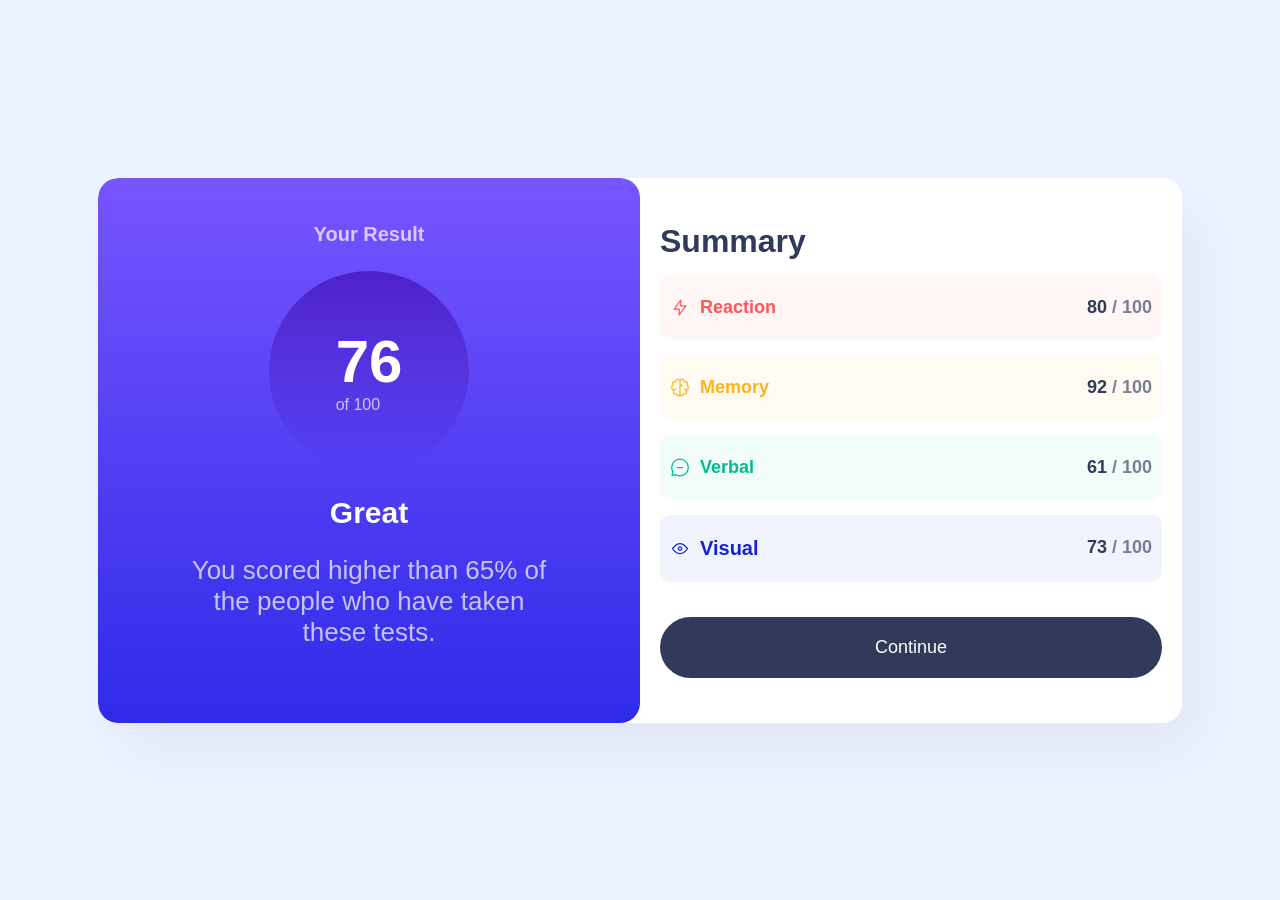
<file: day-one/Task1/index.html>
<!doctype html>
<html lang="en">
  <head>
    <meta charset="UTF-8" />
    <meta name="viewport" content="width=device-width, initial-scale=1.0" />
    <title>Results summary component</title>
    <link rel="stylesheet" href="style.css" />
  </head>
  <body>
    <main>
      <div class="summary-results">
        <div class="results">
          <h1>Your Result</h1>
          <div>
            <div class="rate">
              <div>
                <h2>76</h2>
                <span>of 100</span>
              </div>
            </div>
          </div>
          <h3>Great</h3>
          <p>
            You scored higher than 65% of the people who have taken these tests.
          </p>
        </div>
        <div class="summary">
          <h1>Summary</h1>
          <div class="sum-statist reaction">
            <div class="statist">
              <img src="images/icon-reaction.svg" alt="reaction" />
              <h4>Reaction</h4>
            </div>
            <h5>80 <span> / 100</span></h5>
          </div>
          <div class="sum-statist memory ">
            <div class="statist">
              <img src="images/icon-memory.svg" alt="memory" />
              <h4>Memory</h4>
            </div>
            <h5>92 <span> / 100</span></h5>
          </div>
          <div class="sum-statist verbal">
            <div class="statist">
              <img src="images/icon-verbal.svg" alt="verbal" />
              <h4>Verbal</h4>
            </div>
            <h5>61 <span> / 100</span></h5>
          </div>
          <div class="sum-statist visual">
            <div class="statist">
              <img src="images/icon-visual.svg" alt="visual" />
              <h4>Visual</h4>
            </div>
            <h5>73 <span> / 100</span></h5>
          </div>
          <button>Continue</button>
        </div>
      </div>
    </main>
  </body>
</html>
</file>
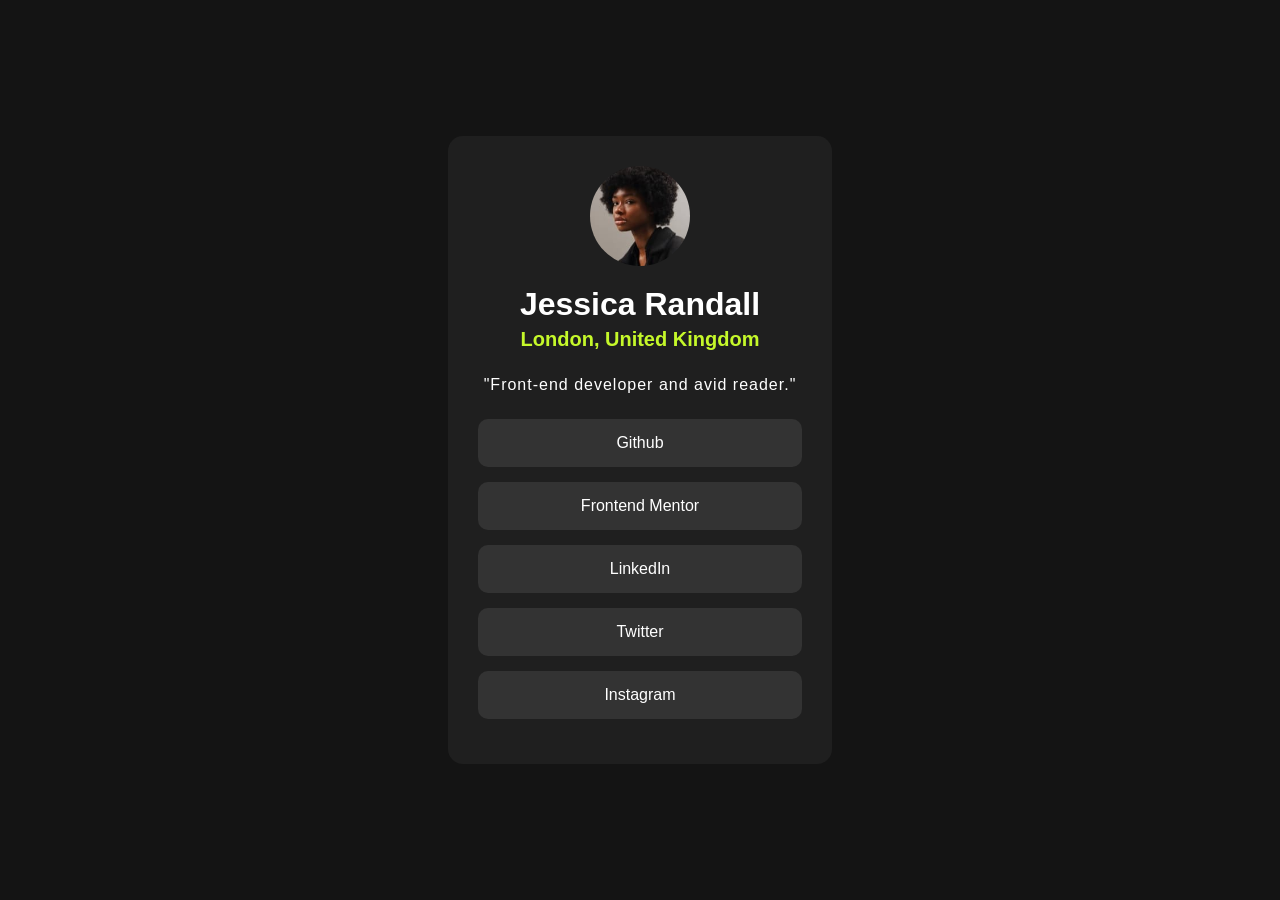
<file: day-one/Task2/index.html>
<!doctype html>
<html lang="en">
  <head>
    <meta charset="UTF-8" />
    <meta name="viewport" content="width=device-width, initial-scale=1.0" />
    <title>Social links profile</title>
    <link rel="stylesheet" href="style.css" />
  </head>
  <body>
    <main>
      <div class="profile">
        <div class="image">
          <img src="images/avatar-jessica.jpeg" alt="Person" />
        </div>
        <h1>Jessica Randall</h1>
        <h2>London, United Kingdom</h2>
        <p>"Front-end developer and avid reader."</p>
        <a href="">Github</a>
        <a href="">Frontend Mentor</a>
        <a href="">LinkedIn</a>
        <a href="">Twitter</a>
        <a href="">Instagram</a>
      </div>
    </main>
  </body>
</html>
</file>
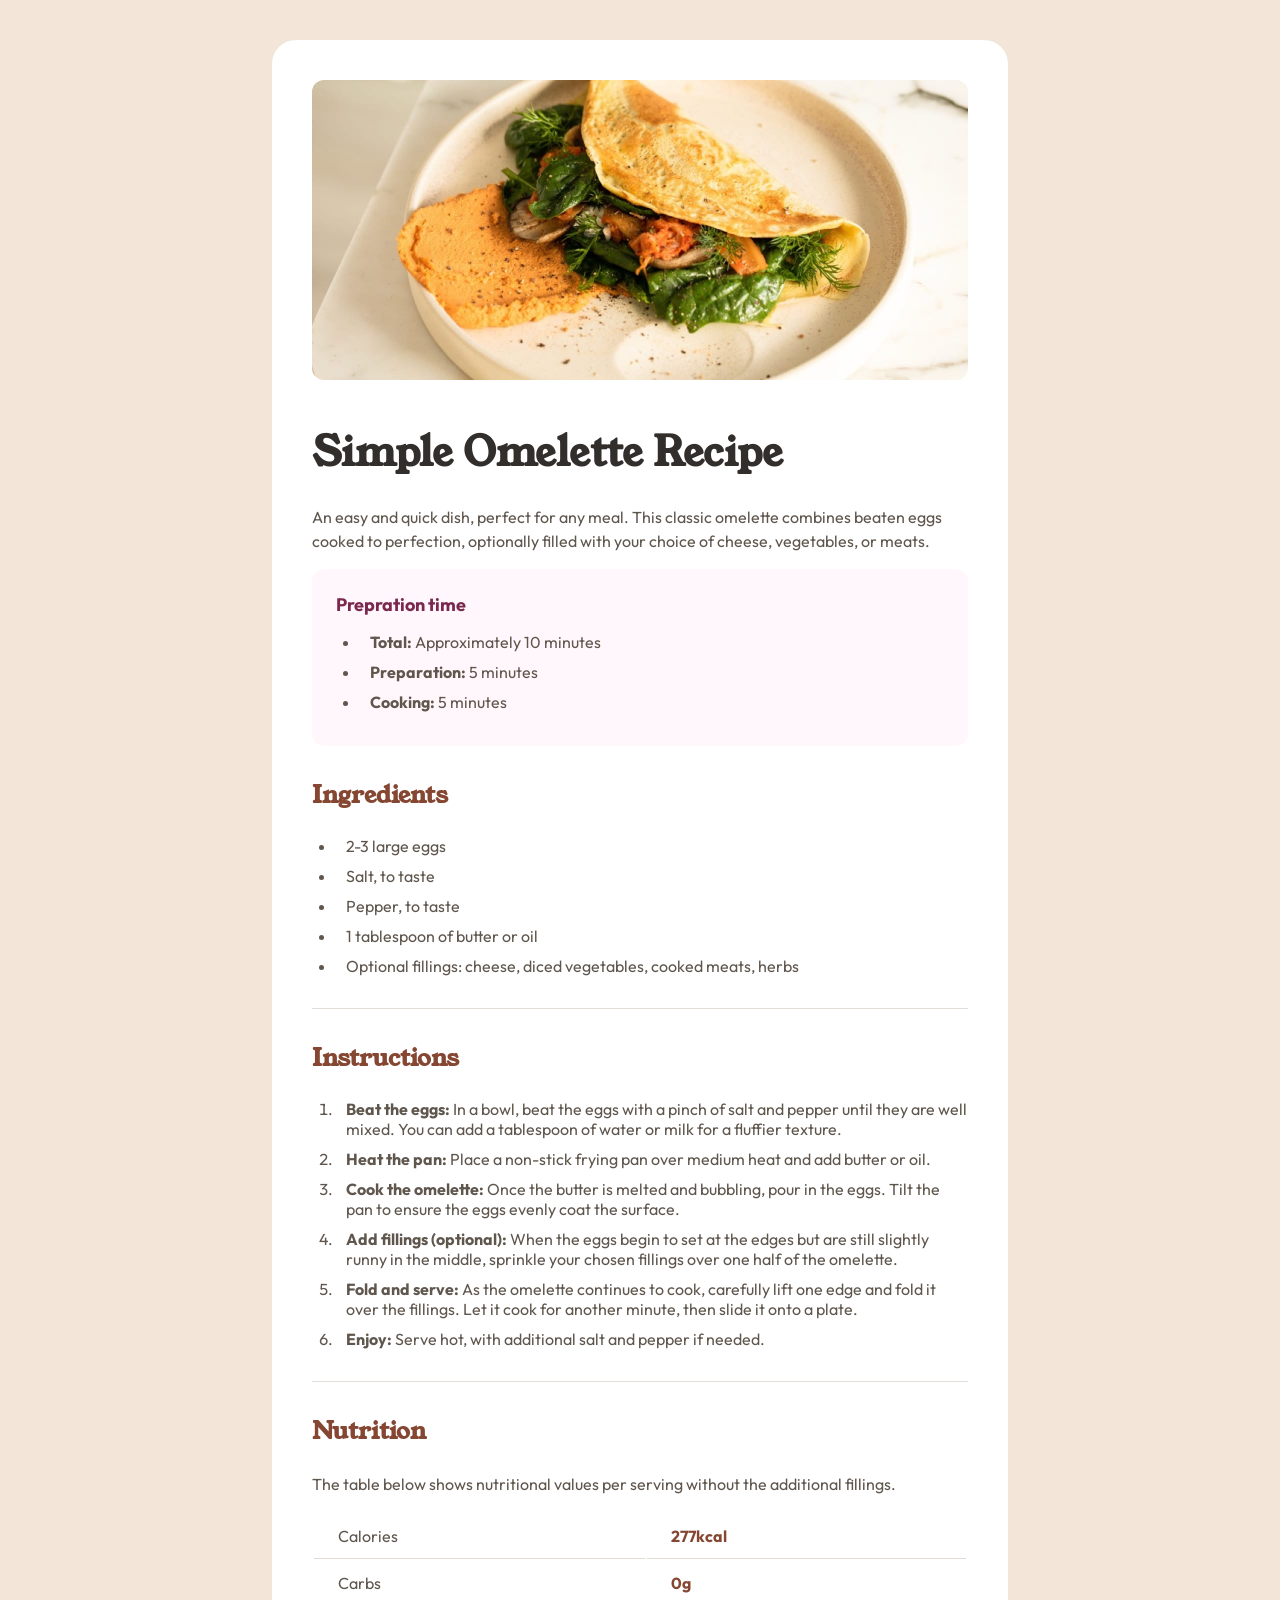
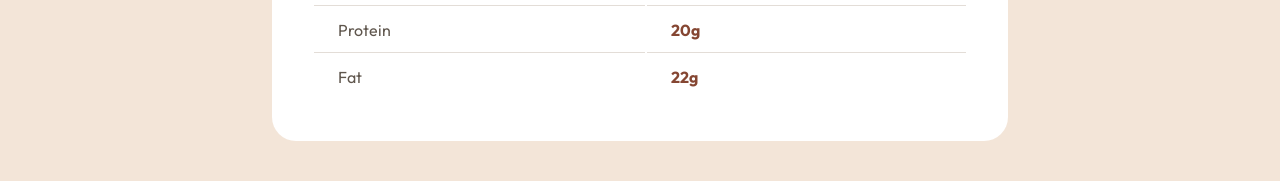
<file: day-two/task1/index.html>
<!doctype html>
<html lang="en">
  <head>
    <meta charset="UTF-8" />
    <meta name="viewport" content="width=device-width, initial-scale=1.0" />
    <link rel="preconnect" href="https://fonts.googleapis.com" />
    <link rel="preconnect" href="https://fonts.gstatic.com" crossorigin />
    <link
      href="https://fonts.googleapis.com/css2?family=Outfit:wght@400;600;700&family=Young+Serif&display=swap"
      rel="stylesheet"
    />
    <link rel="stylesheet" href="style.css" />
    <title>Recipe page</title>
  </head>
  <body>
    <main>
      <div class="recipe">
        <img src="images/image-omelette.jpeg" alt="omelette" />
        <div class="content-recipe">
          <h1>Simple Omelette Recipe</h1>
          <p>
            An easy and quick dish, perfect for any meal. This classic omelette
            combines beaten eggs cooked to perfection, optionally filled with
            your choice of cheese, vegetables, or meats.
          </p>
          <section class="prep-time">
            <h2>Prepration time</h2>
            <ul>
              <li><strong>Total:</strong> Approximately 10 minutes</li>
              <li><strong>Preparation:</strong> 5 minutes</li>
              <li><strong>Cooking:</strong> 5 minutes</li>
            </ul>
          </section>
          <section class="ingredients">
            <h3>Ingredients</h3>
            <ul>
              <li>2-3 large eggs</li>
              <li>Salt, to taste</li>
              <li>Pepper, to taste</li>
              <li>1 tablespoon of butter or oil</li>
              <li>
                Optional fillings: cheese, diced vegetables, cooked meats, herbs
              </li>
            </ul>
          </section>
          <hr />
          <section class="instructions">
            <h3>Instructions</h3>
            <ol>
              <li>
                <strong>Beat the eggs:</strong> In a bowl, beat the eggs with a
                pinch of salt and pepper until they are well mixed. You can add
                a tablespoon of water or milk for a fluffier texture.
              </li>
              <li>
                <strong>Heat the pan:</strong> Place a non-stick frying pan over
                medium heat and add butter or oil.
              </li>
              <li>
                <strong>Cook the omelette:</strong> Once the butter is melted
                and bubbling, pour in the eggs. Tilt the pan to ensure the eggs
                evenly coat the surface.
              </li>
              <li>
                <strong>Add fillings (optional):</strong> When the eggs begin to
                set at the edges but are still slightly runny in the middle,
                sprinkle your chosen fillings over one half of the omelette.
              </li>
              <li>
                <strong>Fold and serve:</strong> As the omelette continues to
                cook, carefully lift one edge and fold it over the fillings. Let
                it cook for another minute, then slide it onto a plate.
              </li>
              <li>
                <strong>Enjoy:</strong> Serve hot, with additional salt and
                pepper if needed.
              </li>
            </ol>
          </section>
          <hr />
          <section class="nutrition">
            <h3>Nutrition</h3>
            <p>
              The table below shows nutritional values per serving without the
              additional fillings.
            </p>
            <table>
              <tr>
                <td>Calories</td>
                <td class="value">277kcal</td>
              </tr>
              <tr>
                <td>Carbs</td>
                <td class="value">0g</td>
              </tr>
              <tr>
                <td>Protein</td>
                <td class="value">20g</td>
              </tr>
              <tr>
                <td>Fat</td>
                <td class="value">22g</td>
              </tr>
            </table>
          </section>
        </div>
      </div>
    </main>
  </body>
</html>
</file>
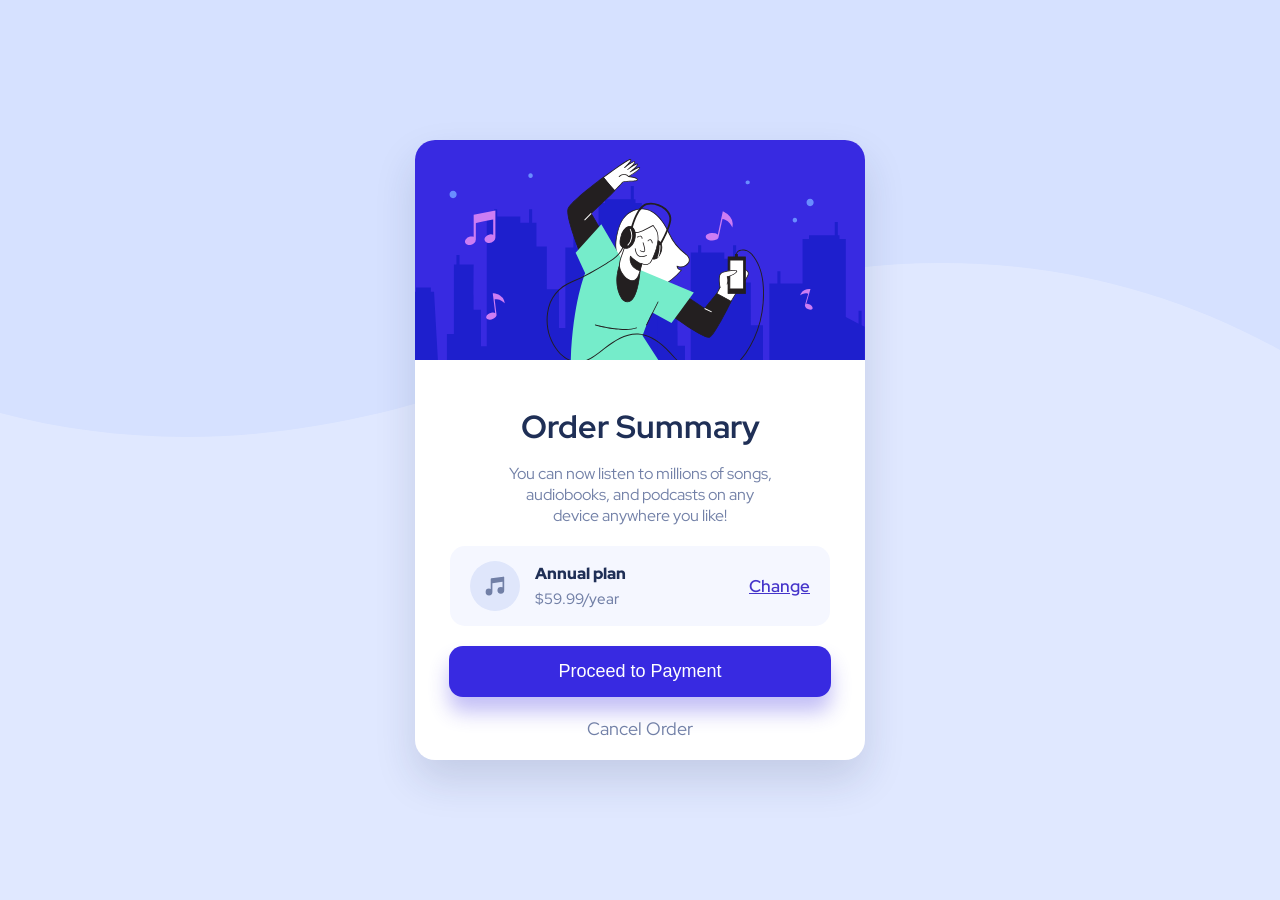
<file: day-two/task2/index.html>
<!doctype html>
<html lang="en">
  <head>
    <meta charset="UTF-8" />
    <meta name="viewport" content="width=device-width, initial-scale=1.0" />
    <title>Order summary component</title>
    <link
      href="https://fonts.googleapis.com/css2?family=Red+Hat+Display:wght@500;700;900&display=swap"
      rel="stylesheet"
    />
    <link rel="stylesheet" href="style.css" />
  </head>
  <body>
    <main>
      <img src="images/pattern-background-desktop.svg" alt="" />
      <div class="order-summary">
        <div>
          <img
            src="images/illustration-hero.svg"
            alt="illustration"
            class="illust"
          />
          <h1>Order Summary</h1>
          <p>
            You can now listen to millions of songs, audiobooks, and podcasts on
            any device anywhere you like!
          </p>
          <div class="mini-card">
            <div class="d-flex">
              <img src="images/icon-music.svg" alt="icon-music" />
              <div>
                <h2>Annual plan</h2>
                <h3>$59.99/year</h3>
              </div>
            </div>
            <a href="">Change</a>
          </div>
          <button class="payment">Proceed to Payment</button>
          <button class="cancel">Cancel Order</button>
        </div>
      </div>
    </main>
  </body>
</html>
</file>
<file: day-one/Task1/style.css>
@import url("https://fonts.googleapis.com/css2?family=Google+Sans:ital,opsz,wght@0,17..18,400..700;1,17..18,400..700&family=Hanken+Grotesk:ital,wght@0,100..900;1,100..900&family=Inter:ital,opsz,wght@0,14..32,100..900;1,14..32,100..900&display=swap");
* {
  margin: 0;
  padding: 0;
  box-sizing: border-box;
}
body{
  font-family: "Google Sans", sans-serif;
}
main {
  min-height: 100vh;
  display: flex;
  justify-content: center;
  align-items: center;
  background-color: #ecf2ff;
}
.summary-results {
  display: flex;
  flex-wrap: wrap;
  flex-direction: row;
  background-color: white;
  box-shadow: 20px 30px 60px rgba(0, 0, 0, 0.05);
  border-radius: 20px;
  overflow: hidden;
}
@media (max-width: 600px) {
  .summary-results {
    flex-direction: column;
    width: 100%;
    overflow: visible;
    border-radius: 0px;
  }

  .results,
  .summary {
    min-width: 100%;
  }
  .results {
    border-radius: 0 0 20px 20px !important;
  }
}
.results {
  max-width: 50%;
  background: linear-gradient(#7755ff, #2e2be9);
  color: white;
  padding: 45px 20px;
  border-radius: 20px;
}
.results > div {
  display: flex;
  justify-content: center;
  margin: 25px 0;
}
.results h1 {
  font-size: 20px;
  text-align: center;
}
.results .rate {
  width: 200px;
  height: 200px;
  border-radius: 50%;
  background: linear-gradient(#4d21c9, #2521c900);
  display: flex;
  justify-content: center;
  align-items: center;
}
.results .rate h2 {
  font-size: 60px;
}
.results h3 {
  text-align: center;
  font-size: 30px;
  margin-bottom: 25px;
}
.results h1,
p,
.results span {
  color: rgba(255, 255, 255, 0.707);
}
.results p {
  width: 73%;
  margin: auto;
  text-align: center;
  font-size: 26px;
}
.summary {
  min-width: 50%;
  padding: 45px 20px;
  background-color: white;
  color: #303b59;
}
.summary .sum-statist {
  display: flex;
  justify-content: space-between;
  padding: 22px 10px;
  border-radius: 10px;
  margin: 15px 0;
}
.summary .statist {
  display: flex;
  gap: 10px;
}
.sum-statist h5 {
  font-size: 18px;
}
.sum-statist h5 span {
  color: #303b59a3;
}
.reaction {
  background-color: rgba(255, 85, 85, 0.05);
}
.reaction h4 {
  color: rgba(255, 85, 85);
  font-size: 18px;
}
.memory {
  background-color: rgba(255, 178, 30, 0.05);
}
.memory h4 {
  color: rgba(255, 178, 30);
  font-size: 18px;
}
.verbal {
  background-color: rgba(0, 187, 143, 0.05);
}
.verbal h4 {
  color: rgba(0, 187, 143);
  font-size: 18px;
}
.visual {
  background-color: rgba(17, 37, 214, 0.05);
}
.visual h4 {
  color: rgba(17, 37, 214);
  font-size: 20px;
}
.summary button {
  background-color: #303b59;
  color: white;
  border-radius: 40px;
  padding: 20px;
  width: 100%;
  font-size: 18px;
  margin-top: 20px;
  border: none;
  cursor: pointer;
  transition: 500ms;
}
.summary button:hover {
  background: linear-gradient(#7755ff, #2e2be9);
}
</file>
<file: day-one/Task2/style.css>
@import url("https://fonts.googleapis.com/css2?family=Google+Sans:ital,opsz,wght@0,17..18,400..700;1,17..18,400..700&family=Inter:ital,opsz,wght@0,14..32,100..900;1,14..32,100..900&display=swap");
* {
  padding: 0%;
  margin: 0%;
  box-sizing: border-box;
}
body {
  font-family: "Google Sans", sans-serif;
}
a {
  text-decoration: none;
}
main {
  display: flex;
  justify-content: center;
  align-items: center;
  min-height: 100vh;
  background-color: #141414;
}
.profile {
  min-width: 30%;
  padding: 30px;
  background-color: #1f1f1f;
  color: #ffffff;
  border-radius: 15px;
}
.profile h1 {
  text-align: center;
  margin: 5px 0;
}
.profile p {
  letter-spacing: 1px;
  margin-bottom: 25px;
  text-align: center;
}
.profile h2 {
  color: #c5f82a;
  text-align: center;
  margin-bottom: 25px;
  font-size: 20px;
}
.profile .image {
  display: flex;
  justify-content: center;
}
.profile img {
  width: 100px;
  height: 100px;
  border-radius: 50%;
  margin-bottom: 15px;
}
.profile a {
  display: block;
  background-color: #333333;
  color: #ffffff;
  min-width: 100%;
  padding: 15px;
  margin: 15px 0;
  border: none;
  border-radius: 10px;
  cursor: pointer;
  transition: 500ms;
  text-align: center;
  font-weight: 500;
}
.profile a:hover {
  background-color: #c5f82a;
  color: #1f1f1f;
}
</file>
<file: day-two/task1/style.css>
* {
  margin: 0;
  padding: 0;
  box-sizing: border-box;
}
body {
  font-family: "Outfit", sans-serif;
  background-color: #f3e5d8;
  display: flex;
  justify-content: center;
  padding: 40px;
}
h1,
h3 {
  font-family: "Young Serif", serif;
}
.recipe {
  background-color: white;
  max-width: 736px;
  border-radius: 24px;
  overflow: hidden;
  padding: 40px;
}
.recipe img {
  width: 100%;
  border-radius: 12px;
  margin-bottom: 40px;
}
.recipe h1 {
  color: #312e2c;
  font-size: 40px;
  margin-bottom: 24px;
}
.recipe p {
  color: #5f564d;
  line-height: 1.5;
  margin-bottom: 16px;
}
.prep-time {
  background-color: #fff7fb;
  padding: 24px;
  border-radius: 12px;
  margin-bottom: 32px;
}
.prep-time h2 {
  color: #7b284f;
  margin-bottom: 16px;
  font-size: 18px;
}
.prep-time ul,
.ingredients ul,
.instructions ol {
  padding-left: 24px;
  color: #5f564d;
}
li {
  margin-bottom: 10px;
  padding-left: 10px;
}

h3 {
  color: #854632;
  margin-bottom: 24px;
  font-size: 24px;
}
hr {
  border: 0;
  border-top: 1px solid #e3ddd7;
  margin: 32px 0;
}

table {
  width: 100%;
}

td {
  padding: 12px 24px;
  border-bottom: 1px solid #e3ddd7;
  color: #5f564d;
}

tr:last-child td {
  border-bottom: none;
}

.value {
  color: #854632;
  font-weight: bold;
}

@media (max-width: 600px) {
  body {
    padding: 0;
    background-color: white;
  }
  .recipe {
    max-width: 100%;
    border-radius: 0;
    padding: 0;
  }
  .content-recipe {
        padding: 0 32px 40px 32px;
    }
  .recipe img {
    border-radius: 0;
    margin-bottom: 32px;
  }
  .recipe h1 {
    font-size: 32px;
  }
}
</file>
<file: day-two/task2/style.css>
* {
  padding: 0;
  margin: 0;
  box-sizing: border-box;
}
body {
  font-family: "Red Hat Display", sans-serif;
}
main {
  background-color: #e0e8ff;
  position: relative;
}
main > img {
  min-width: 100%;
  position: absolute;
  top: 0;
  right: 0;
}
.order-summary {
  display: flex;
  justify-content: center;
  align-items: center;
  min-height: 100vh;
  position: relative; /* أضف هذا السطر */
  z-index: 1;
}
.order-summary > div {
  background-color: white;
  border-radius: 20px;
  overflow: hidden;
  width: 90%;
  max-width: 450px; 
  box-shadow: 0px 20px 40px rgba(31, 47, 86, 0.15);
}
.order-summary h2 {
  font-size: 16px;
  font-weight: 900;
}

.order-summary h3 {
  font-size: 15px;
  font-weight: 500;
}
.order-summary .illust {
  width: 100%;
}
.order-summary h1 {
  text-align: center;
  margin: 40px 0 15px;
}

.order-summary p {
  text-align: center;
  max-width: 60%;
  margin: auto;
}
.mini-card {
  display: flex;
  justify-content: space-between;
  align-items: center;
  background-color: #f5f7ff;
  margin: 20px 35px;
  padding: 15px 20px;
  border-radius: 15px;
}
.mini-card .d-flex {
  display: flex;
  gap: 15px;
  align-items: center;
}
.mini-card .d-flex img {
  width: 50px;
  height: 50px;
  align-items: center;
}
.payment {
  display: block;
  width: 85%;
  margin: auto;
  background-color: #382ae1;
  color: white;
  border: none;
  padding: 15px 75px;
  border-radius: 14px;
  font-size: 18px;
  cursor: pointer;
  box-shadow: 0px 15px 20px rgba(56, 42, 225, 0.3);
}
.cancel {
  all: unset;
  display: flex;
  justify-content: center;
  width: 100%;
  margin: 20px 0;
  font-size: 18px;
  cursor: pointer;
}
.mini-card h2 {
  margin-bottom: 5px;
}
h1,
h2 {
  color: #1f2f56;
}
p,
h3,
.cancel {
  color: #7280a7;
}
a {
  color: #4534ca;
  font-size: 17px;
  font-weight: 600;
}
.payment:hover {
  background-color: #766cf1;
  transition: background-color 0.3s ease;
}

.cancel:hover {
  color: #1f2f56;
  font-weight: 700;
}

a:hover {
  text-decoration: none;
  color: #766cf1;
}
</file>
